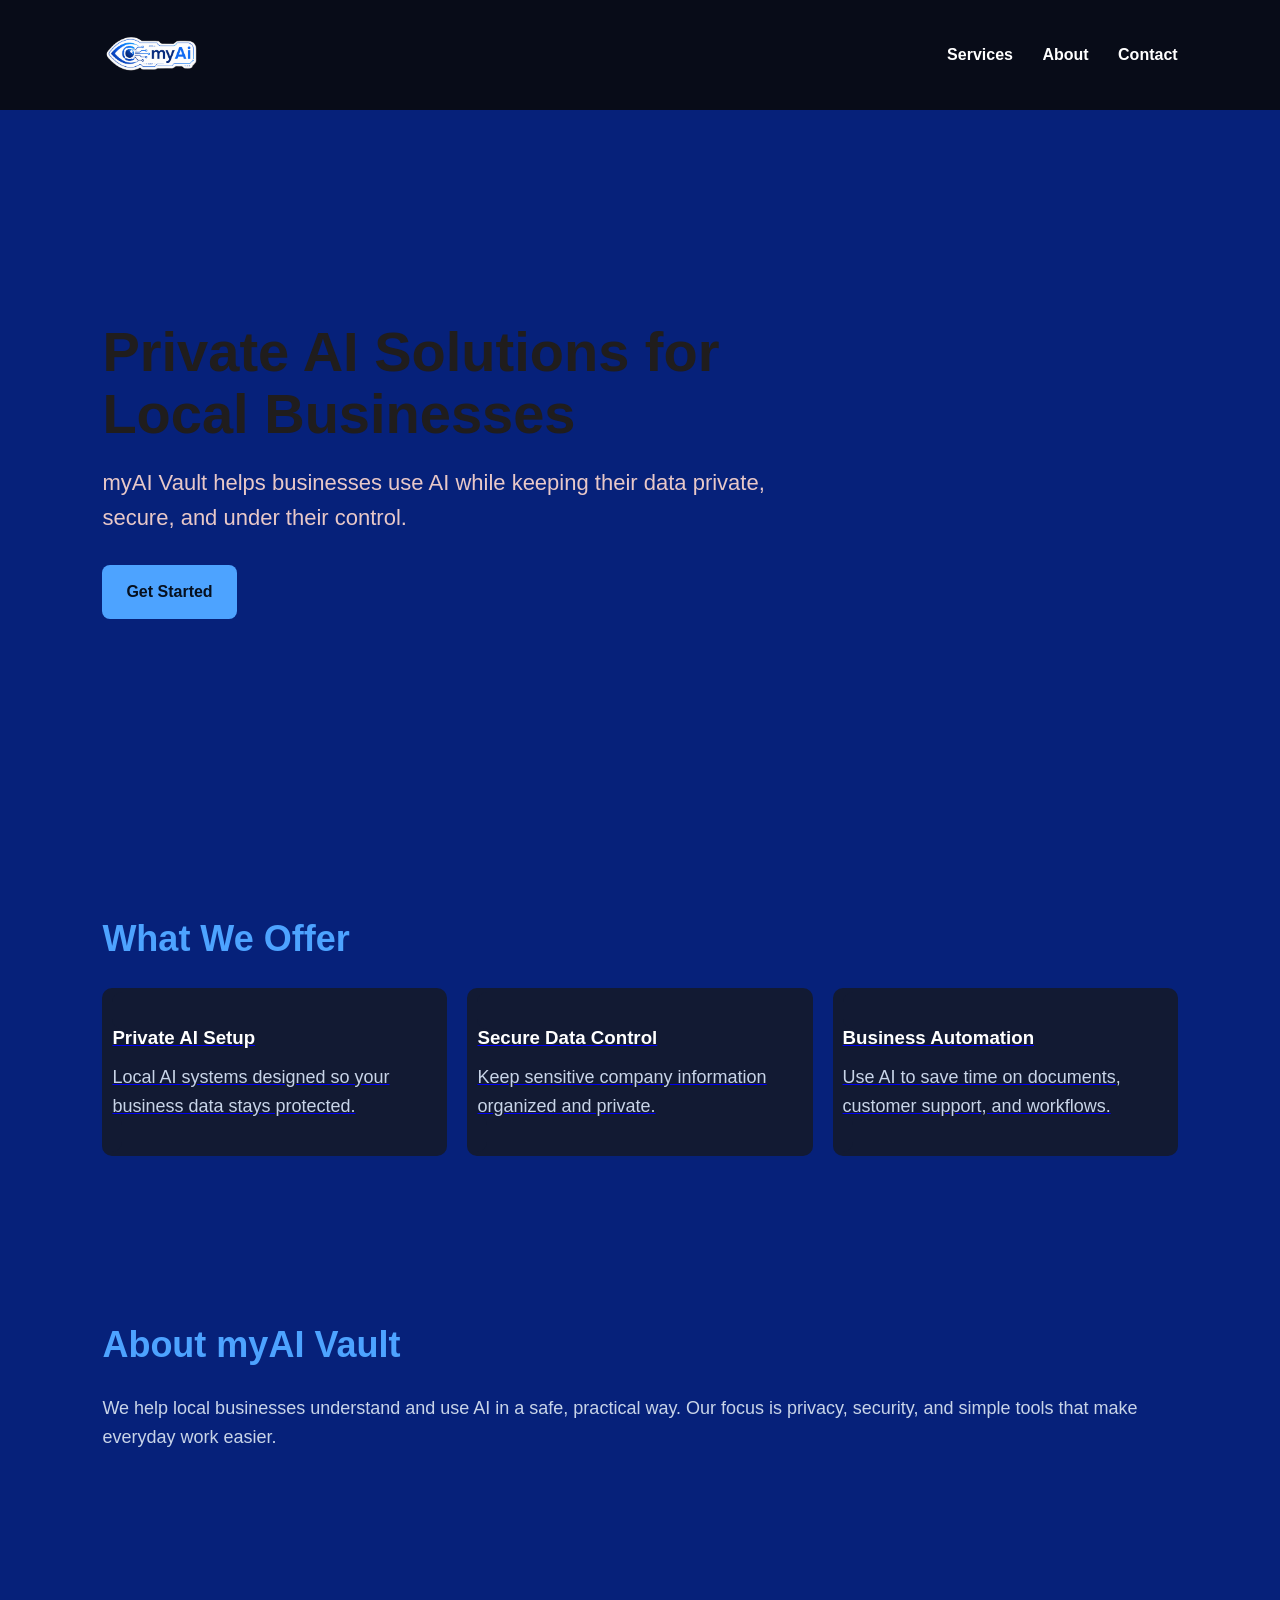
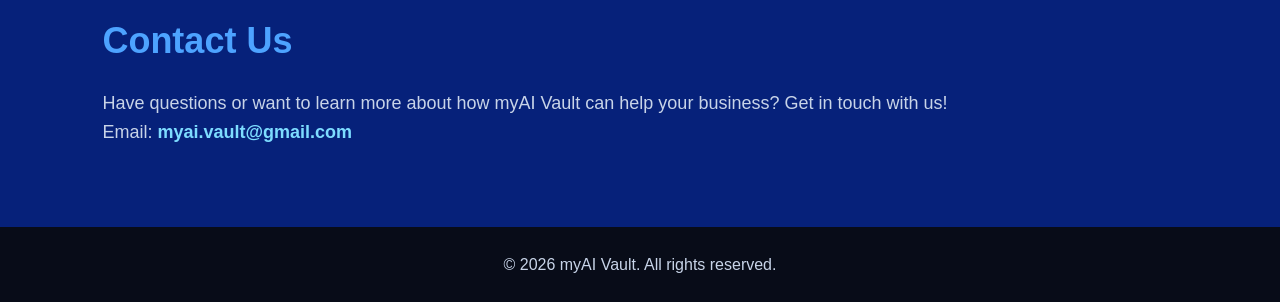
<file: index.html>
<!DOCTYPE html>
<html lang="en">
  <head>
    <meta charset="UTF-8" />
    <meta name="viewport" content="width=device-width, initial-scale=1.0" />
    <title>myAI Vault</title>
    <link rel="stylesheet" href="style.css" />
  </head>

  <body>
    <header>
        <div class="logo-area">
          <img src="images/logo.png/Image 2 Jun 21, 2026, 12_37_47 PM.png" alt="myAI logo" />
        </div>
      

      <nav>
        <a href="#services">Services</a>
        <a href="#about">About</a>
        <a href="#contact">Contact</a>
      </nav>
    </header>

    <section class="hero">
      <h1>Private AI Solutions for Local Businesses</h1>
      <p>
        myAI Vault helps businesses use AI while keeping their data private,
        secure, and under their control.
      </p>
      <a href="#contact" class="button">Get Started</a>
    </section>


    <section id="services" class="section">
      <h2>What We Offer</h2>

      <div class="cards">
        <div class="card">
          <a href="Private_AI_Solutions.html" class="card card-button">
            <h3>Private AI Setup</h3>
            <p>Local AI systems designed so your business data stays protected.</p>
          </a>
        </div>

        <div class="card">
         <a href="Secure_Data_Control.html" class="card card-button">
            <h3>Secure Data Control</h3>
            <p>Keep sensitive company information organized and private.</p>
          </a>
        </div>
        
        <div class="card">
          <a href="Business_Automation.html" class="card card-button">
            <h3>Business Automation</h3>
            <p>Use AI to save time on documents, customer support, and workflows.</p>
          </a>
      </div>
      </div>
    </section>

    <section id="about" class="section">
      <h2>About myAI Vault</h2>
      <p>
        We help local businesses understand and use AI in a safe, practical way.
        Our focus is privacy, security, and simple tools that make everyday work
        easier.
      </p>
    </section>

    <section id="contact" class="section">
      <h2>Contact Us</h2>
      <p>
        Have questions or want to learn more about how myAI Vault can help your
        business? Get in touch with us!
      </p>

      <p>
        Email:
        <a href="mailto:myai.vault@gmail.com">myai.vault@gmail.com</a>
      </p>
    </section>

    <footer>
      <p>&copy; 2026 myAI Vault. All rights reserved.</p>
    </footer>
  </body>
</html>
</file>
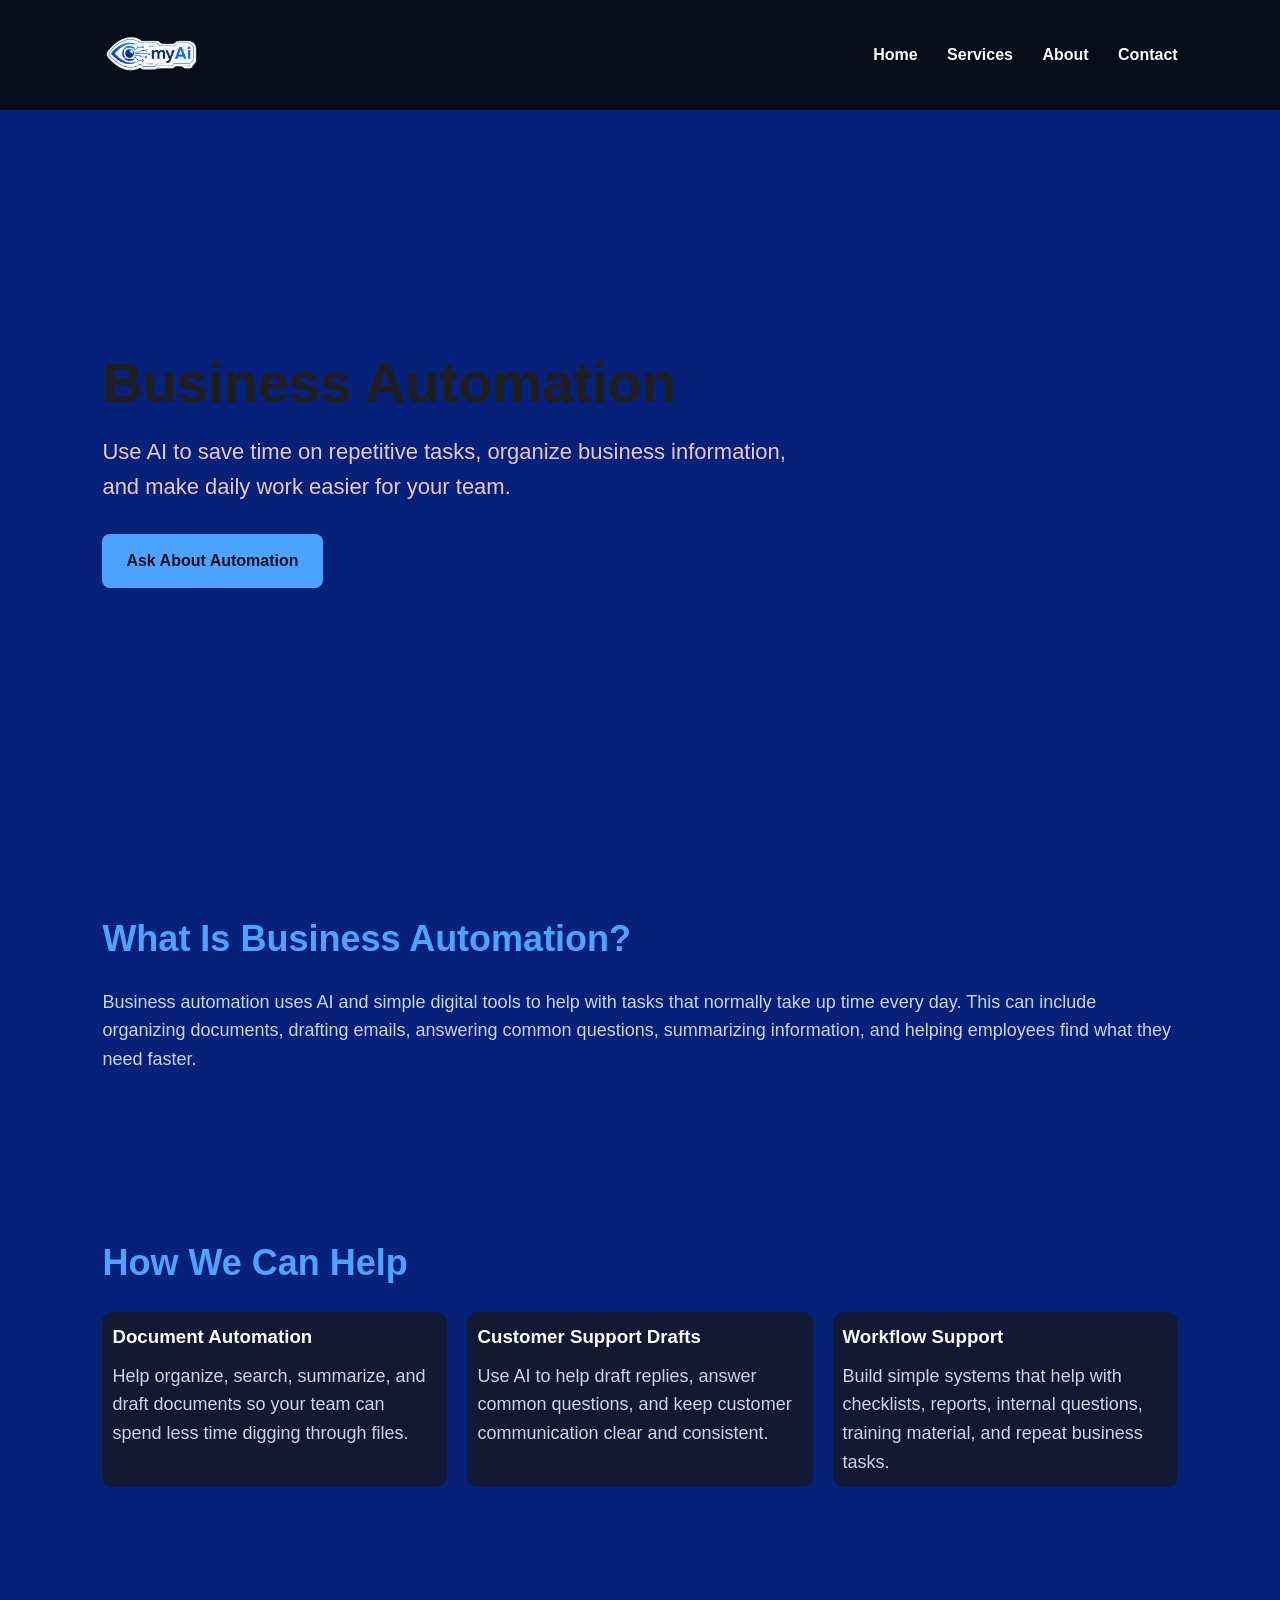
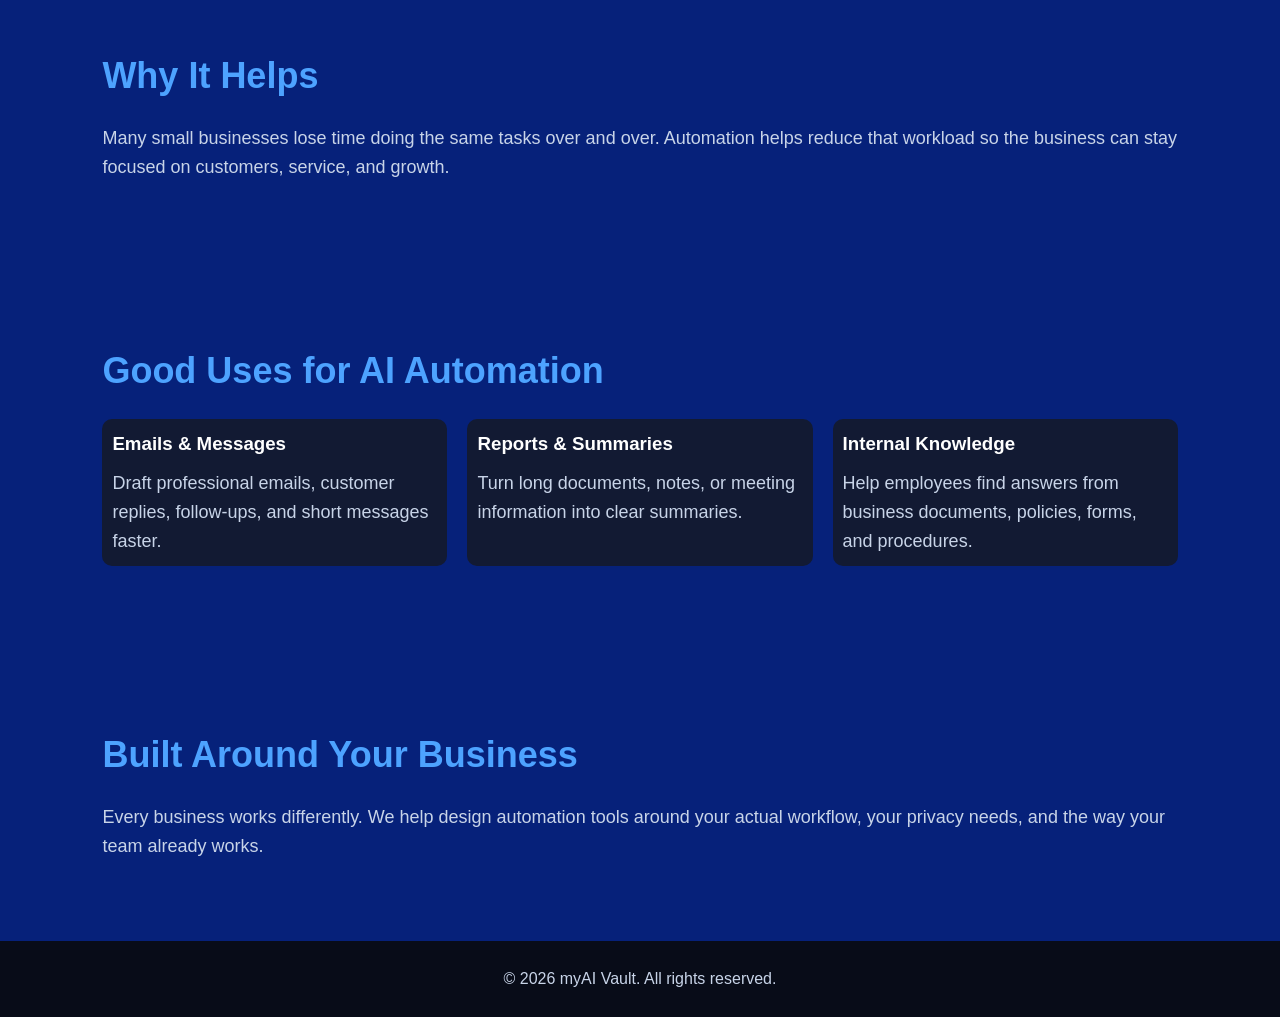
<file: Buisness_Automation.html>
<!DOCTYPE html>
<html lang="en">
  <head>
    <meta charset="UTF-8" />
    <meta name="viewport" content="width=device-width, initial-scale=1.0" />
    <title>Business Automation | myAI Vault</title>
    <link rel="stylesheet" href="style.css" />
  </head>

  <body>
    <header>
      <div class="logo-area">
        <img
          src="images/logo.png/Image 2 Jun 21, 2026, 12_37_47 PM.png"
          alt="myAI logo"
        />
      </div>

      <nav>
        <a href="index.html">Home</a>
        <a href="index.html#services">Services</a>
        <a href="index.html#about">About</a>
        <a href="index.html#contact">Contact</a>
      </nav>
    </header>

    <section class="hero">
      <h1>Business Automation</h1>
      <p>
        Use AI to save time on repetitive tasks, organize business information,
        and make daily work easier for your team.
      </p>
      <a href="index.html#contact" class="button">Ask About Automation</a>
    </section>

    <section class="section">
      <h2>What Is Business Automation?</h2>
      <p>
        Business automation uses AI and simple digital tools to help with tasks
        that normally take up time every day. This can include organizing
        documents, drafting emails, answering common questions, summarizing
        information, and helping employees find what they need faster.
      </p>
    </section>

    <section class="section">
      <h2>How We Can Help</h2>

      <div class="cards">
        <div class="card">
          <h3>Document Automation</h3>
          <p>
            Help organize, search, summarize, and draft documents so your team
            can spend less time digging through files.
          </p>
        </div>

        <div class="card">
          <h3>Customer Support Drafts</h3>
          <p>
            Use AI to help draft replies, answer common questions, and keep
            customer communication clear and consistent.
          </p>
        </div>

        <div class="card">
          <h3>Workflow Support</h3>
          <p>
            Build simple systems that help with checklists, reports, internal
            questions, training material, and repeat business tasks.
          </p>
        </div>
      </div>
    </section>

    <section class="section">
      <h2>Why It Helps</h2>
      <p>
        Many small businesses lose time doing the same tasks over and over.
        Automation helps reduce that workload so the business can stay focused
        on customers, service, and growth.
      </p>
    </section>

    <section class="section">
      <h2>Good Uses for AI Automation</h2>

      <div class="cards">
        <div class="card">
          <h3>Emails & Messages</h3>
          <p>
            Draft professional emails, customer replies, follow-ups, and short
            messages faster.
          </p>
        </div>

        <div class="card">
          <h3>Reports & Summaries</h3>
          <p>
            Turn long documents, notes, or meeting information into clear
            summaries.
          </p>
        </div>

        <div class="card">
          <h3>Internal Knowledge</h3>
          <p>
            Help employees find answers from business documents, policies,
            forms, and procedures.
          </p>
        </div>
      </div>
    </section>

    <section class="section">
      <h2>Built Around Your Business</h2>
      <p>
        Every business works differently. We help design automation tools around
        your actual workflow, your privacy needs, and the way your team already
        works.
      </p>
    </section>

    <footer>
      <p>&copy; 2026 myAI Vault. All rights reserved.</p>
    </footer>
  </body>
</html>
</file>
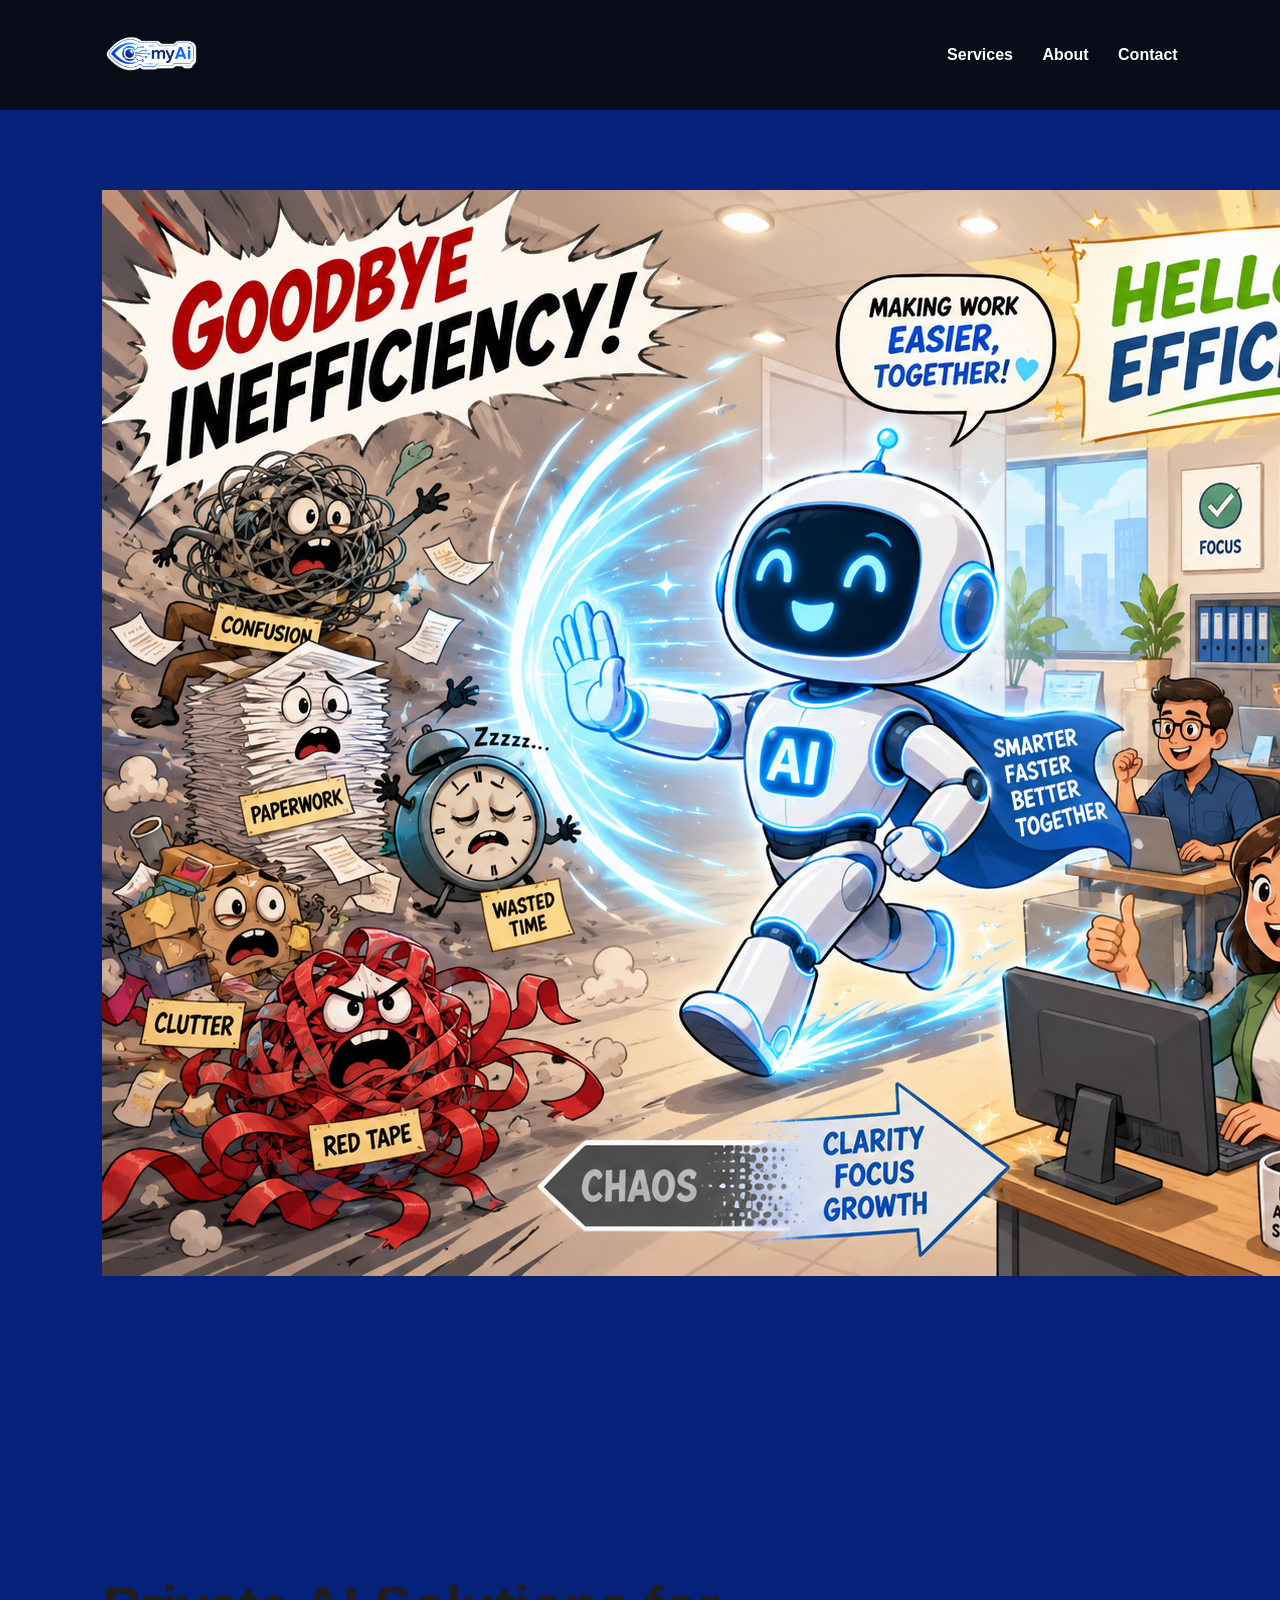
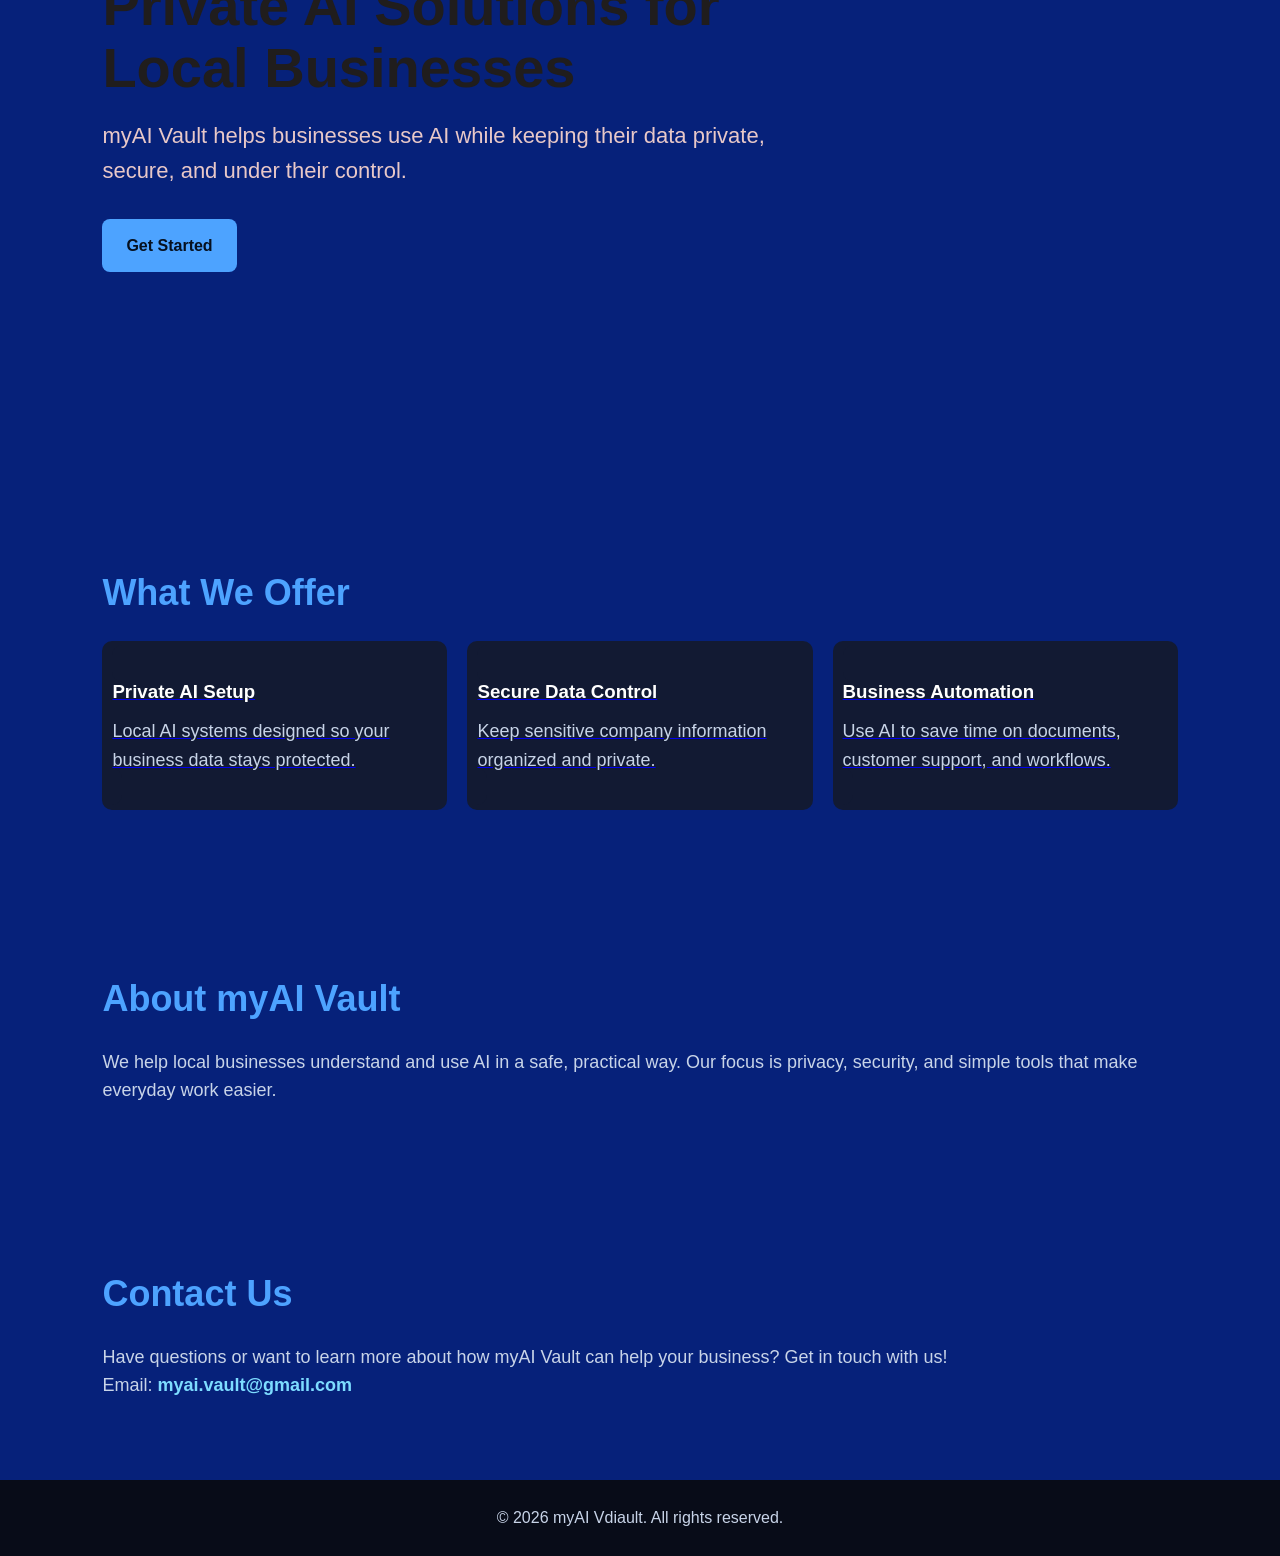
<file: old_index_backup.html>
<!DOCTYPE html>
<html lang="en">
  <head>
    <meta charset="UTF-8" />
    <meta name="viewport" content="width=device-width, initial-scale=1.0" />
    <title>myAI Vault</title>
    <link rel="stylesheet" href="style.css" />
  </head>

  <body>
    <header>
        <div class="logo-area">
          <img src="images/logo.png/Image 2 Jun 21, 2026, 12_37_47 PM.png" alt="myAI logo" />
        </div>
        
        <nav>
          <a href="#services">Services</a>
          <a href="#about">About</a>
          <a href="#contact">Contact</a>
        </nav>
    </header>

    <section id="gallery" class="section">
      <div class="image-gallery">
        <img
         src="images/WebPics/ai chasing away inafiency given form.png.png"
         alt="Cartoon AI chasing away inefficiency"
       />
     </div>
    </section>

    <section class="hero">
      <h1>Private AI Solutions for Local Businesses</h1>
      <p>
        myAI Vault helps businesses use AI while keeping their data private,
        secure, and under their control.
      </p>
      <a href="#contact" class="button">Get Started</a>
    </section>
    


    <section id="services" class="section">
      <h2>What We Offer</h2>

      <div class="cards">
        <div class="card">
          <a href="Private_AI_Solutions.html" class="card card-button">
            <h3>Private AI Setup</h3>
            <p>Local AI systems designed so your business data stays protected.</p>
          </a>
        </div>

        <div class="card">
         <a href="Secure_Data_Control.html" class="card card-button">
            <h3>Secure Data Control</h3>
            <p>Keep sensitive company information organized and private.</p>
          </a>
        </div>
        
        <div class="card">
          <a href="Business_Automation.html" class="card card-button">
            <h3>Business Automation</h3>
            <p>Use AI to save time on documents, customer support, and workflows.</p>
          </a>
      </div>
      </div>
    </section>

    <section id="about" class="section">
      <h2>About myAI Vault</h2>
      <p>
        We help local businesses understand and use AI in a safe, practical way.
        Our focus is privacy, security, and simple tools that make everyday work
        easier.
      </p>
    </section>

    <section id="contact" class="section">
      <h2>Contact Us</h2>
      <p>
        Have questions or want to learn more about how myAI Vault can help your
        business? Get in touch with us!
      </p>

      <p>
        Email:
        <a href="mailto:myai.vault@gmail.com">myai.vault@gmail.com</a>
      </p>
    </section>

    <footer>
      <p>&copy; 2026 myAI Vdiault. All rights reserved.</p>
    </footer>
  </body>
</html>
</file>
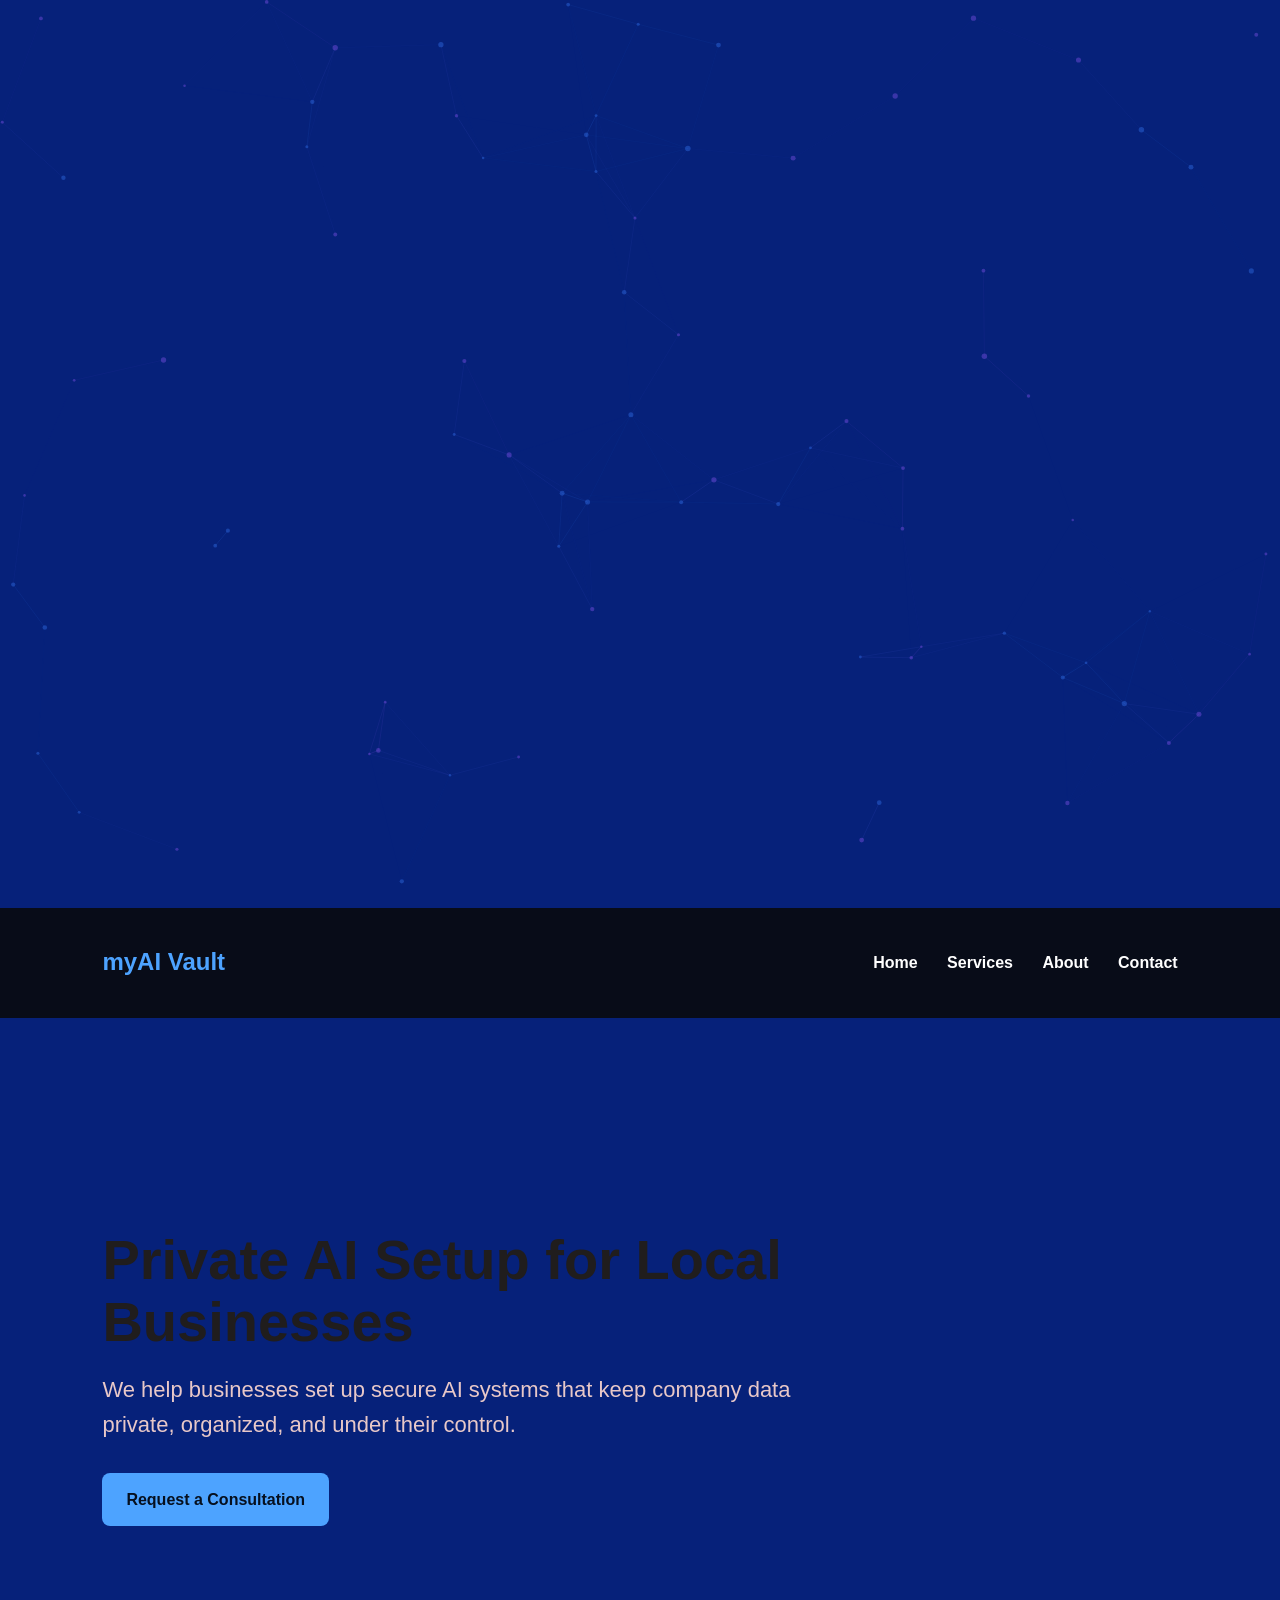
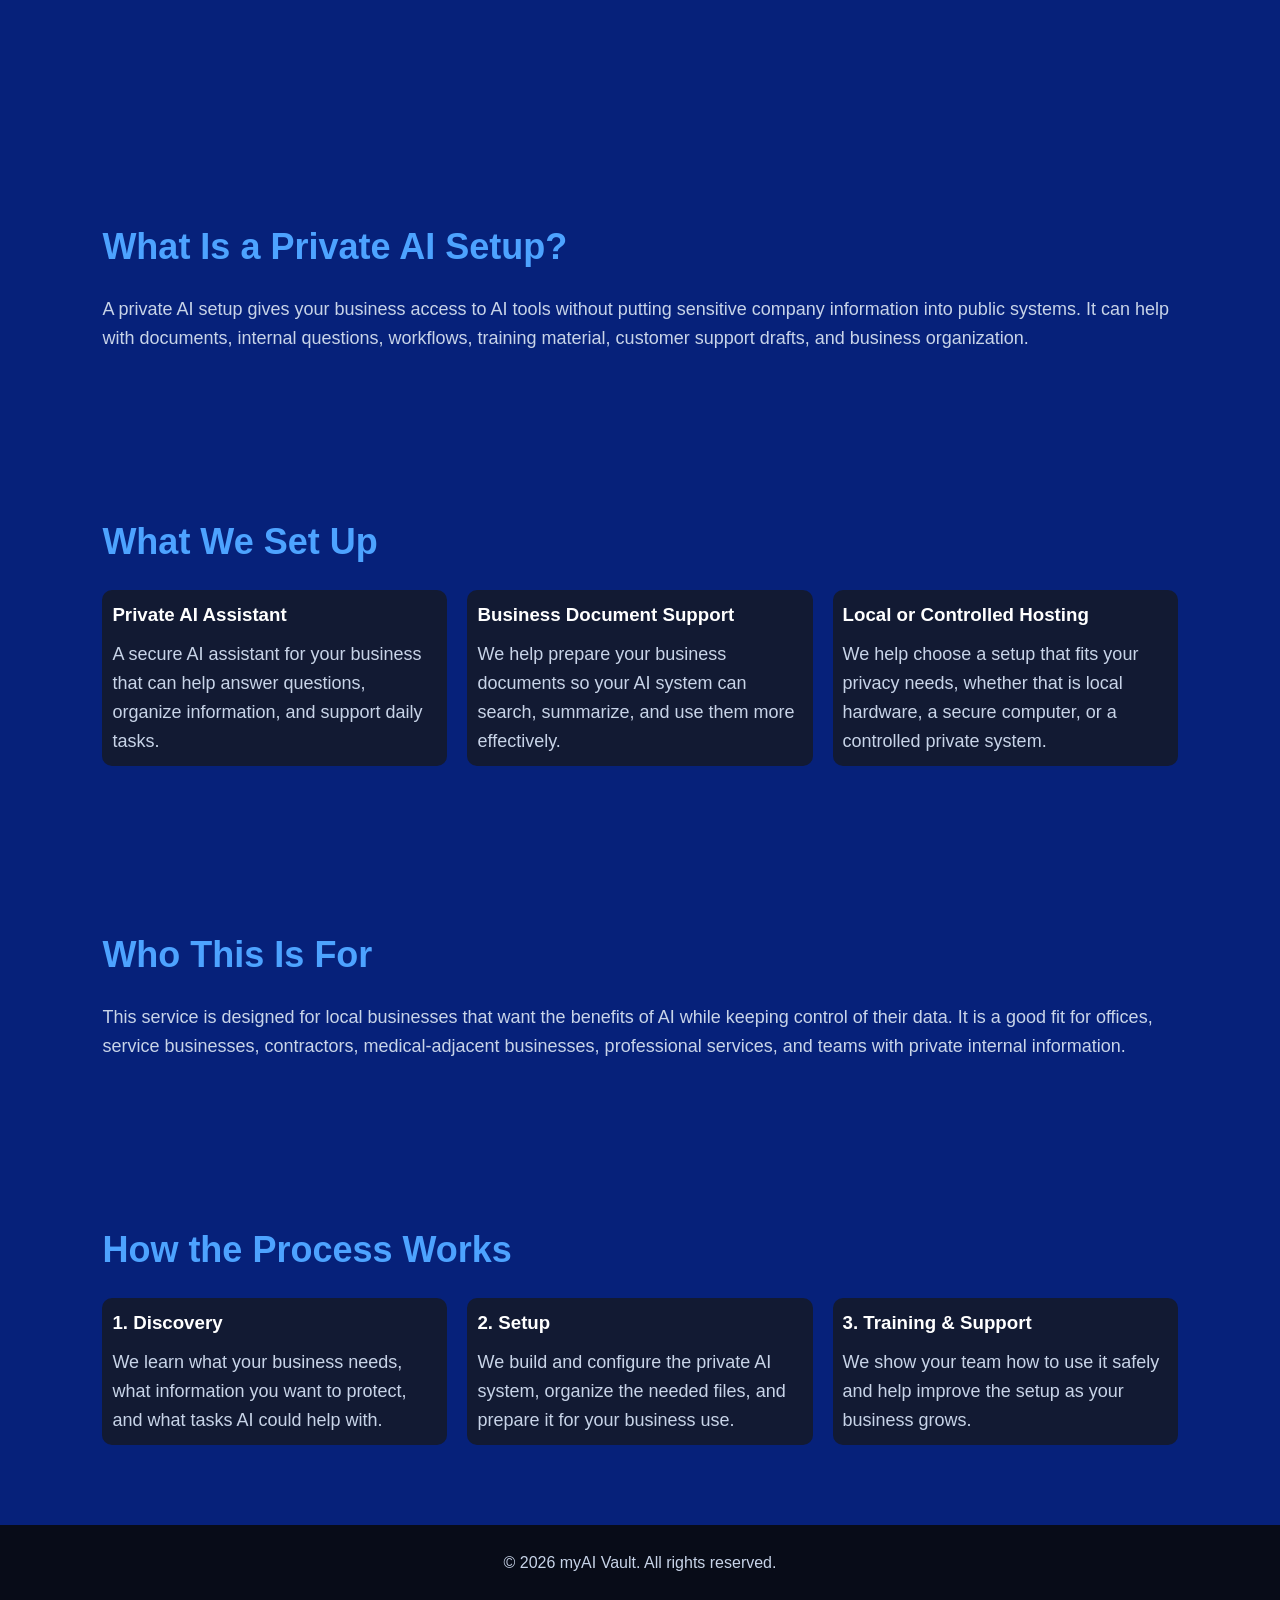
<file: Private_AI_Solutions.html>
<!DOCTYPE html>
<html lang="en">
  <head>
    <meta charset="UTF-8" />
    <meta name="viewport" content="width=device-width, initial-scale=1.0" />
    <title>Private AI Setup | myAI Vault</title>
    <link rel="stylesheet" href="style.css" />
  </head>

  <body>
    <canvas
     id="c">
    </canvas>

    <header>
      <h2 class="logo">myAI Vault</h2>

      <nav>
        <a href="index.html">Home</a>
        <a href="index.html#services">Services</a>
        <a href="index.html#about">About</a>
        <a href="index.html#contact">Contact</a>
      </nav>
    </header>

    <section class="hero">
      <h1>Private AI Setup for Local Businesses</h1>
      <p>
        We help businesses set up secure AI systems that keep company data
        private, organized, and under their control.
      </p>
      <a href="index.html#contact" class="button">Request a Consultation</a>
    </section>

    <section class="section">
      <h2>What Is a Private AI Setup?</h2>
      <p>
        A private AI setup gives your business access to AI tools without
        putting sensitive company information into public systems. It can help
        with documents, internal questions, workflows, training material,
        customer support drafts, and business organization.
      </p>
    </section>

    <section class="section">
      <h2>What We Set Up</h2>

      <div class="cards">
        <div class="card">
          <h3>Private AI Assistant</h3>
          <p>
            A secure AI assistant for your business that can help answer
            questions, organize information, and support daily tasks.
          </p>
        </div>

        <div class="card">
          <h3>Business Document Support</h3>
          <p>
            We help prepare your business documents so your AI system can
            search, summarize, and use them more effectively.
          </p>
        </div>

        <div class="card">
          <h3>Local or Controlled Hosting</h3>
          <p>
            We help choose a setup that fits your privacy needs, whether that is
            local hardware, a secure computer, or a controlled private system.
          </p>
        </div>
      </div>
    </section>

    <section class="section">
      <h2>Who This Is For</h2>
      <p>
        This service is designed for local businesses that want the benefits of
        AI while keeping control of their data. It is a good fit for offices,
        service businesses, contractors, medical-adjacent businesses,
        professional services, and teams with private internal information.
      </p>
    </section>

    <section class="section">
      <h2>How the Process Works</h2>

      <div class="cards">
        <div class="card">
          <h3>1. Discovery</h3>
          <p>
            We learn what your business needs, what information you want to
            protect, and what tasks AI could help with.
          </p>
        </div>

        <div class="card">
          <h3>2. Setup</h3>
          <p>
            We build and configure the private AI system, organize the needed
            files, and prepare it for your business use.
          </p>
        </div>

        <div class="card">
          <h3>3. Training & Support</h3>
          <p>
            We show your team how to use it safely and help improve the setup as
            your business grows.
          </p>
        </div>
      </div>
    </section>

    <footer>
      <p>© 2026 myAI Vault. All rights reserved.</p>
    </footer>
    <script
      src="particles.js">
    </script>
  </body>
</html>
</file>
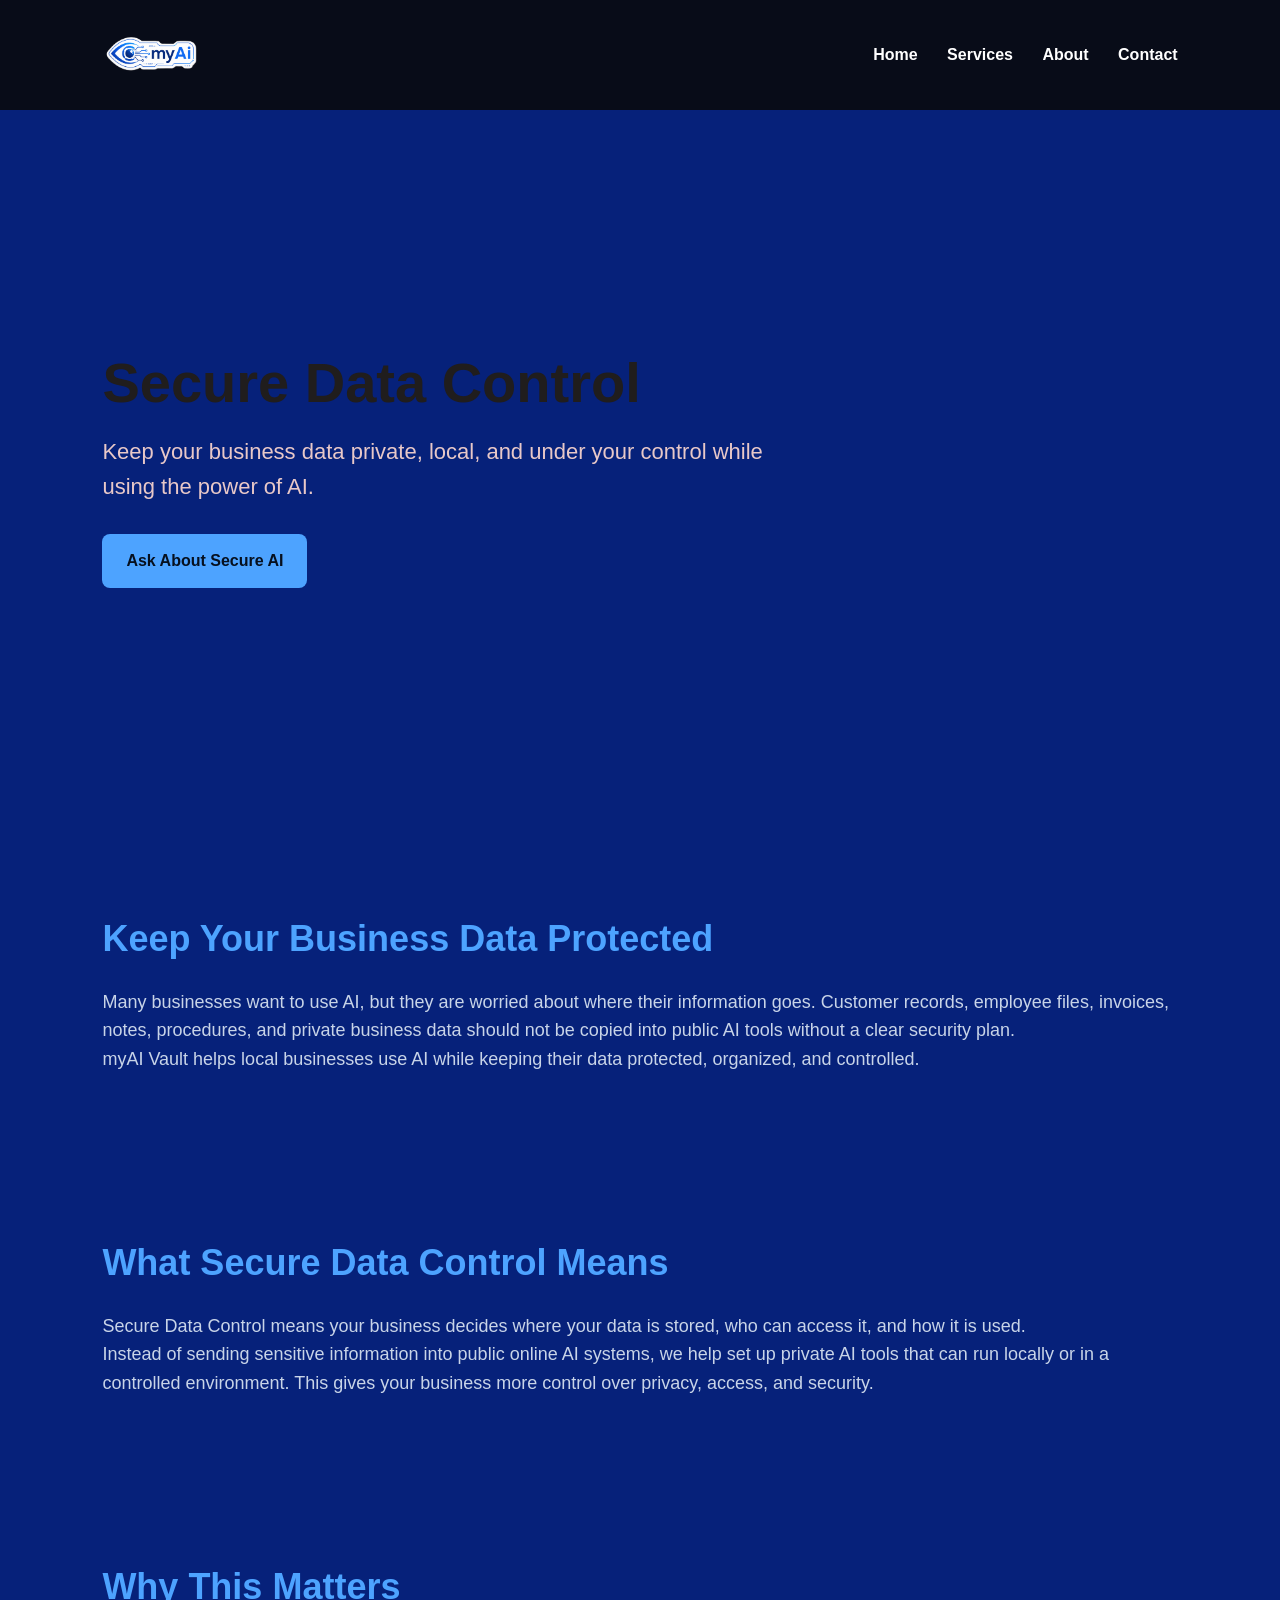
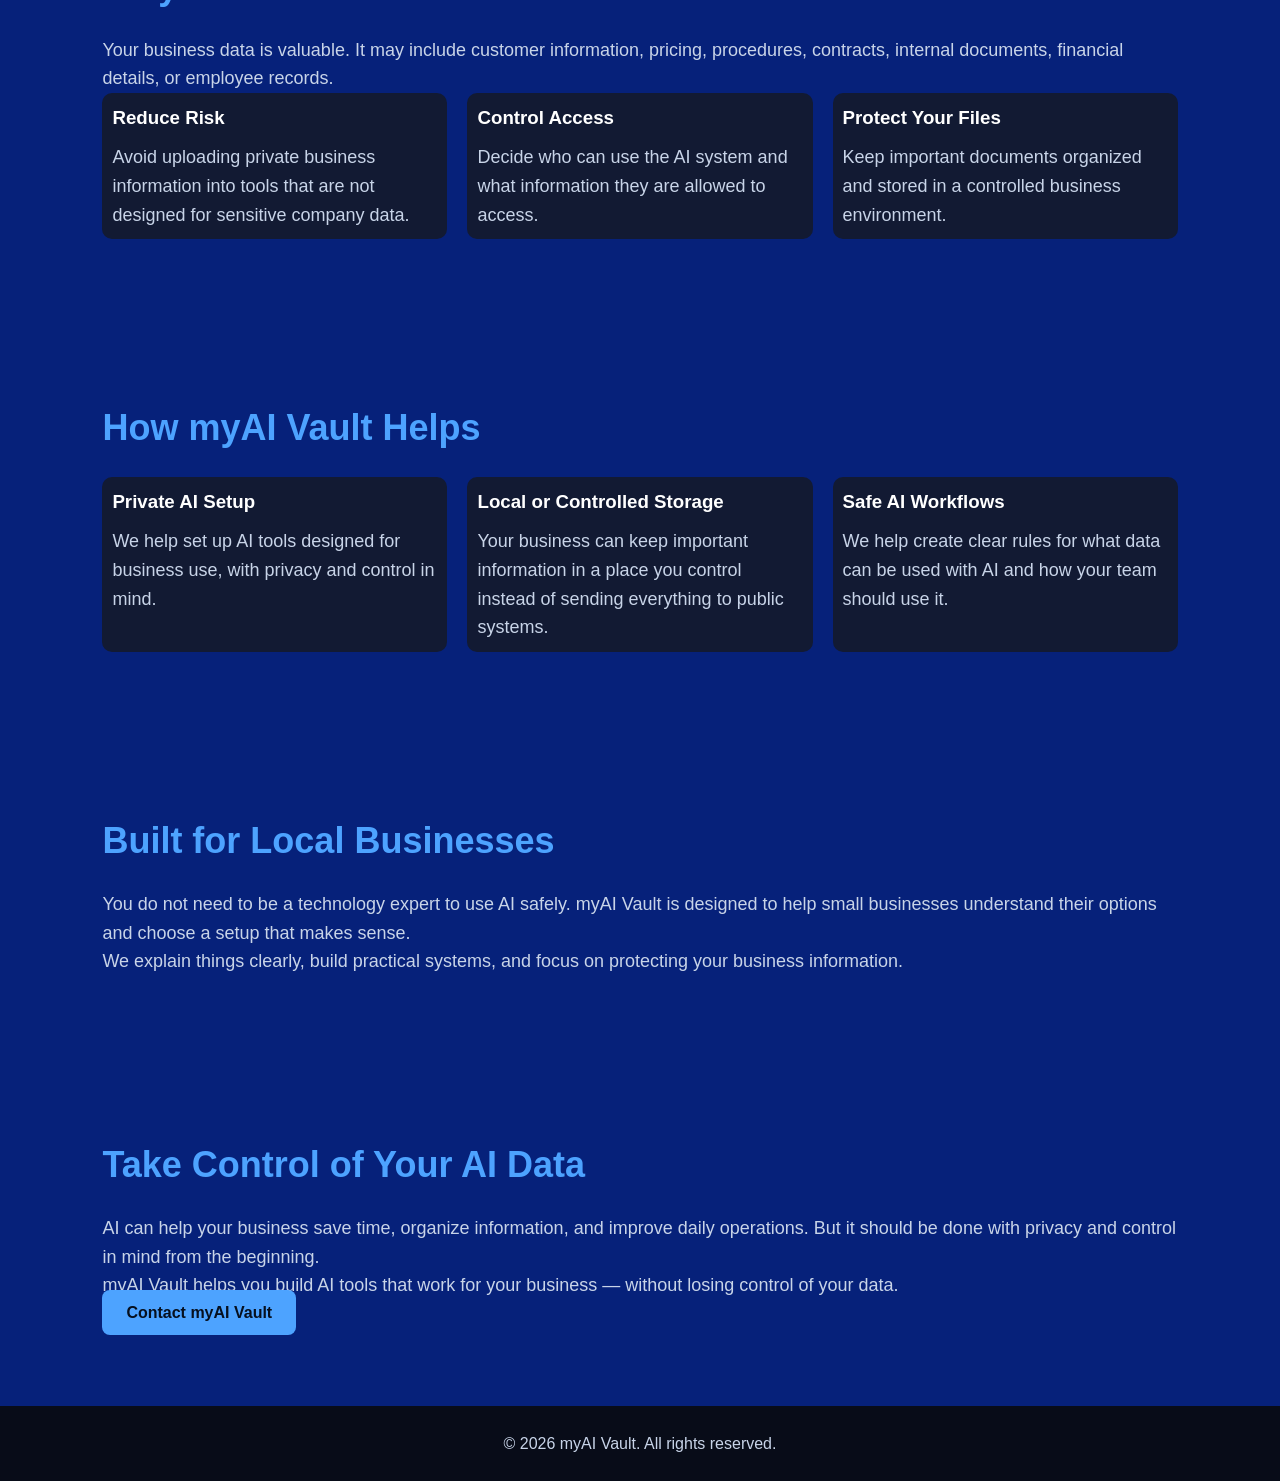
<file: Secure_Data_Control.html>
<!DOCTYPE html>
<html lang="en">
  <head>
    <meta charset="UTF-8" />
    <meta name="viewport" content="width=device-width, initial-scale=1.0" />
    <title>Secure Data Control | myAI Vault</title>
    <link rel="stylesheet" href="style.css" />
  </head>

  <body>
    <header>
        <div class="logo-area">
          <img src="images/logo.png/Image 2 Jun 21, 2026, 12_37_47 PM.png" alt="myAI logo" />
        </div>
        
      <nav>
        <a href="index.html">Home</a>
        <a href="index.html#services">Services</a>
        <a href="index.html#about">About</a>
        <a href="index.html#contact">Contact</a>
      </nav>
    </header>

    <section class="hero">
      <h1>Secure Data Control</h1>
      <p>
        Keep your business data private, local, and under your control while
        using the power of AI.
      </p>
      <a href="index.html#contact" class="button">Ask About Secure AI</a>
    </section>

    <section class="section">
      <h2>Keep Your Business Data Protected</h2>
      <p>
        Many businesses want to use AI, but they are worried about where their
        information goes. Customer records, employee files, invoices, notes,
        procedures, and private business data should not be copied into public
        AI tools without a clear security plan.
      </p>

      <p>
        myAI Vault helps local businesses use AI while keeping their data
        protected, organized, and controlled.
      </p>
    </section>

    <section class="section">
      <h2>What Secure Data Control Means</h2>
      <p>
        Secure Data Control means your business decides where your data is
        stored, who can access it, and how it is used.
      </p>

      <p>
        Instead of sending sensitive information into public online AI systems,
        we help set up private AI tools that can run locally or in a controlled
        environment. This gives your business more control over privacy, access,
        and security.
      </p>
    </section>

    <section class="section">
      <h2>Why This Matters</h2>
      <p>
        Your business data is valuable. It may include customer information,
        pricing, procedures, contracts, internal documents, financial details, or
        employee records.
      </p>

      <div class="cards">
        <div class="card">
          <h3>Reduce Risk</h3>
          <p>
            Avoid uploading private business information into tools that are not
            designed for sensitive company data.
          </p>
        </div>

        <div class="card">
          <h3>Control Access</h3>
          <p>
            Decide who can use the AI system and what information they are
            allowed to access.
          </p>
        </div>

        <div class="card">
          <h3>Protect Your Files</h3>
          <p>
            Keep important documents organized and stored in a controlled
            business environment.
          </p>
        </div>
      </div>
    </section>

    <section class="section">
      <h2>How myAI Vault Helps</h2>

      <div class="cards">
        <div class="card">
          <h3>Private AI Setup</h3>
          <p>
            We help set up AI tools designed for business use, with privacy and
            control in mind.
          </p>
        </div>

        <div class="card">
          <h3>Local or Controlled Storage</h3>
          <p>
            Your business can keep important information in a place you control
            instead of sending everything to public systems.
          </p>
        </div>

        <div class="card">
          <h3>Safe AI Workflows</h3>
          <p>
            We help create clear rules for what data can be used with AI and how
            your team should use it.
          </p>
        </div>
      </div>
    </section>

    <section class="section">
      <h2>Built for Local Businesses</h2>
      <p>
        You do not need to be a technology expert to use AI safely. myAI Vault
        is designed to help small businesses understand their options and choose
        a setup that makes sense.
      </p>

      <p>
        We explain things clearly, build practical systems, and focus on
        protecting your business information.
      </p>
    </section>

    <section class="section">
      <h2>Take Control of Your AI Data</h2>
      <p>
        AI can help your business save time, organize information, and improve
        daily operations. But it should be done with privacy and control in mind
        from the beginning.
      </p>

      <p>
        myAI Vault helps you build AI tools that work for your business —
        without losing control of your data.
      </p>

      <a href="index.html#contact" class="button">Contact myAI Vault</a>
    </section>

    <footer>
      <p>&copy; 2026 myAI Vault. All rights reserved.</p>
    </footer>
  </body>
</html>
</file>
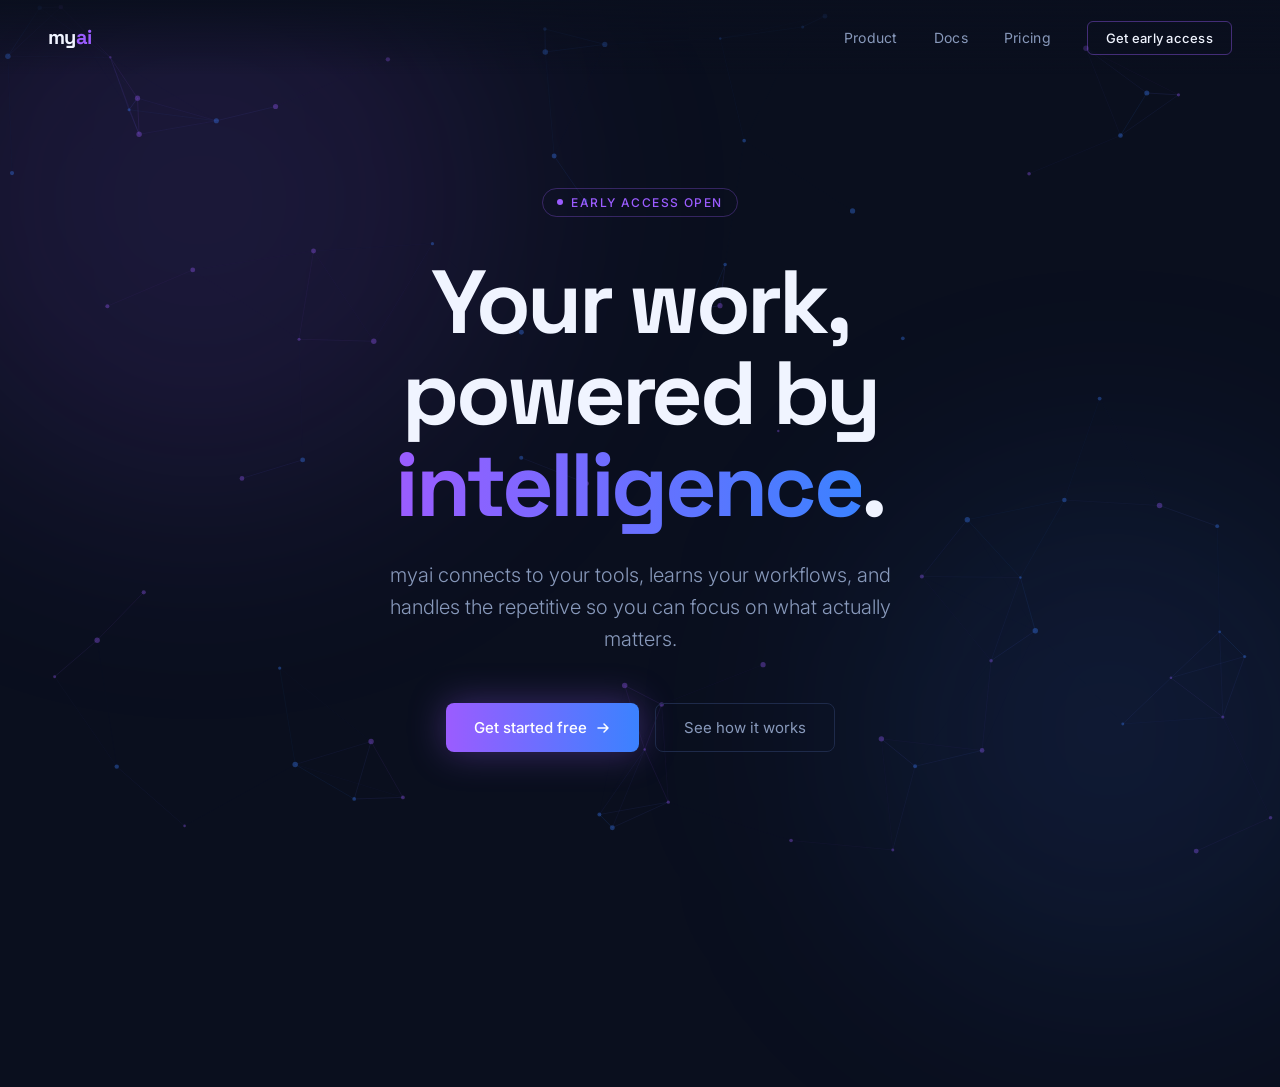
<file: new HTML/myai-hero.html>
<!DOCTYPE html>
<html lang="en">
<head>
<meta charset="UTF-8">
<meta name="viewport" content="width=device-width, initial-scale=1.0">
<title>myai — Think faster.</title>
<style>
  @import url('https://fonts.googleapis.com/css2?family=Inter:wght@300;400;500;600&family=Space+Grotesk:wght@400;500;700&display=swap');

  *, *::before, *::after { box-sizing: border-box; margin: 0; padding: 0; }

  :root {
    --navy:   #0A0F1E;
    --slate:  #1E2A4A;
    --blue:   #3B82FF;
    --purple: #9B5CFF;
    --blue-dim: rgba(59,130,255,0.15);
    --purple-dim: rgba(155,92,255,0.15);
    --white:  #F0F4FF;
    --muted:  #8899BB;
  }

  html, body {
    width: 100%; height: 100%;
    background: var(--navy);
    color: var(--white);
    font-family: 'Inter', sans-serif;
    overflow-x: hidden;
  }

  /* ── AMBIENT GLOW ── */
  body::before, body::after {
    content: '';
    position: fixed;
    border-radius: 50%;
    filter: blur(120px);
    pointer-events: none;
    z-index: 0;
  }
  body::before {
    width: 600px; height: 600px;
    background: rgba(155,92,255,0.12);
    top: -100px; left: -100px;
  }
  body::after {
    width: 500px; height: 500px;
    background: rgba(59,130,255,0.10);
    bottom: -80px; right: -80px;
  }

  /* ── NAV ── */
  nav {
    position: fixed; top: 0; left: 0; right: 0; z-index: 100;
    display: flex; align-items: center; justify-content: space-between;
    padding: 24px 48px;
    background: linear-gradient(to bottom, rgba(10,15,30,0.95) 0%, transparent 100%);
  }
  .logo {
    font-family: 'Space Grotesk', sans-serif;
    font-size: 20px; font-weight: 700;
    letter-spacing: -0.03em;
  }
  .logo span { color: var(--purple); }
  nav ul {
    list-style: none; display: flex; gap: 36px;
  }
  nav ul a {
    color: var(--muted); text-decoration: none;
    font-size: 14px; font-weight: 400; letter-spacing: 0.02em;
    transition: color 0.2s;
  }
  nav ul a:hover { color: var(--white); }
  .nav-cta {
    font-size: 13px; font-weight: 500;
    color: var(--white) !important;
    border: 1px solid rgba(155,92,255,0.4);
    padding: 8px 18px; border-radius: 6px;
    transition: border-color 0.2s, background 0.2s !important;
  }
  .nav-cta:hover {
    border-color: var(--purple) !important;
    background: var(--purple-dim) !important;
  }

  /* ── CANVAS ── */
  canvas {
    position: fixed; top: 0; left: 0;
    width: 100%; height: 100%;
    pointer-events: none;
  }

  /* ── HERO ── */
  .hero {
    position: relative; z-index: 10;
    min-height: 100vh;
    display: flex; flex-direction: column;
    align-items: center; justify-content: center;
    text-align: center;
    padding: 120px 24px 80px;
  }

  .eyebrow {
    display: inline-flex; align-items: center; gap: 8px;
    font-size: 12px; font-weight: 500; letter-spacing: 0.12em;
    text-transform: uppercase; color: var(--purple);
    border: 1px solid rgba(155,92,255,0.3);
    padding: 6px 14px; border-radius: 100px;
    margin-bottom: 40px;
    opacity: 0; transform: translateY(12px);
    animation: fadeUp 0.7s ease 0.2s forwards;
  }
  .eyebrow::before {
    content: '';
    width: 6px; height: 6px; border-radius: 50%;
    background: var(--purple);
    animation: pulse 2s infinite;
  }

  h1 {
    font-family: 'Space Grotesk', sans-serif;
    font-size: clamp(48px, 7vw, 96px);
    font-weight: 700;
    line-height: 1.02;
    letter-spacing: -0.04em;
    max-width: 800px;
    opacity: 0; transform: translateY(16px);
    animation: fadeUp 0.8s ease 0.4s forwards;
  }
  h1 em {
    font-style: normal;
    background: linear-gradient(90deg, var(--purple) 0%, var(--blue) 100%);
    -webkit-background-clip: text;
    -webkit-text-fill-color: transparent;
    background-clip: text;
  }

  .sub {
    margin-top: 28px;
    font-size: clamp(16px, 2vw, 20px);
    font-weight: 300; color: var(--muted);
    line-height: 1.6; max-width: 520px;
    opacity: 0; transform: translateY(12px);
    animation: fadeUp 0.8s ease 0.6s forwards;
  }

  .actions {
    margin-top: 48px;
    display: flex; gap: 16px; flex-wrap: wrap; justify-content: center;
    opacity: 0; transform: translateY(12px);
    animation: fadeUp 0.8s ease 0.8s forwards;
  }
  .btn-primary {
    display: inline-flex; align-items: center; gap: 8px;
    background: linear-gradient(90deg, var(--purple) 0%, var(--blue) 100%);
    color: #fff;
    font-family: 'Inter', sans-serif;
    font-size: 15px; font-weight: 500;
    padding: 14px 28px; border-radius: 8px;
    text-decoration: none; border: none; cursor: pointer;
    transition: opacity 0.2s, transform 0.2s;
    box-shadow: 0 0 36px rgba(155,92,255,0.35);
  }
  .btn-primary:hover { opacity: 0.88; transform: translateY(-1px); }
  .btn-ghost {
    display: inline-flex; align-items: center; gap: 8px;
    background: transparent; color: var(--muted);
    font-family: 'Inter', sans-serif;
    font-size: 15px; font-weight: 400;
    padding: 14px 28px; border-radius: 8px;
    text-decoration: none; border: 1px solid var(--slate);
    cursor: pointer; transition: color 0.2s, border-color 0.2s;
  }
  .btn-ghost:hover { color: var(--white); border-color: var(--muted); }

  /* ── STAT ROW ── */
  .stats {
    position: relative; z-index: 10;
    display: flex; justify-content: center; gap: 64px; flex-wrap: wrap;
    padding: 60px 48px;
    border-top: 1px solid rgba(255,255,255,0.06);
    opacity: 0;
    animation: fadeUp 0.8s ease 1.1s forwards;
  }
  .stat { text-align: center; }
  .stat-num {
    font-family: 'Space Grotesk', sans-serif;
    font-size: 36px; font-weight: 700;
    letter-spacing: -0.03em;
    color: var(--white);
  }
  .stat-num span { color: var(--purple); }
  .stat-label {
    margin-top: 4px; font-size: 13px;
    color: var(--muted); font-weight: 400;
  }

  /* ── ANIMATIONS ── */
  @keyframes fadeUp {
    to { opacity: 1; transform: translateY(0); }
  }
  @keyframes pulse {
    0%, 100% { opacity: 1; transform: scale(1); }
    50%       { opacity: 0.4; transform: scale(0.75); }
  }

  @media (max-width: 600px) {
    nav { padding: 20px 24px; }
    nav ul { display: none; }
    .stats { gap: 32px; padding: 48px 24px; }
  }
</style>
</head>
<body>

<canvas id="c"></canvas>

<nav>
  <div class="logo">my<span>ai</span></div>
  <ul>
    <li><a href="#">Product</a></li>
    <li><a href="#">Docs</a></li>
    <li><a href="#">Pricing</a></li>
    <li><a href="#" class="nav-cta">Get early access</a></li>
  </ul>
</nav>

<section class="hero">
  <div class="eyebrow">Early access open</div>
  <h1>Your work,<br>powered by <em>intelligence</em>.</h1>
  <p class="sub">myai connects to your tools, learns your workflows, and handles the repetitive so you can focus on what actually matters.</p>
  <div class="actions">
    <a href="#" class="btn-primary">
      Get started free
      <svg width="16" height="16" viewBox="0 0 16 16" fill="none"><path d="M3 8h10M9 4l4 4-4 4" stroke="currentColor" stroke-width="1.5" stroke-linecap="round" stroke-linejoin="round"/></svg>
    </a>
    <a href="#" class="btn-ghost">See how it works</a>
  </div>
</section>

<div class="stats">
  <div class="stat">
    <div class="stat-num">10<span>×</span></div>
    <div class="stat-label">faster than manual workflows</div>
  </div>
  <div class="stat">
    <div class="stat-num">3<span>min</span></div>
    <div class="stat-label">to connect your first tool</div>
  </div>
  <div class="stat">
    <div class="stat-num">100<span>%</span></div>
    <div class="stat-label">private — your data stays yours</div>
  </div>
</div>

<script>
const canvas = document.getElementById('c');
const ctx = canvas.getContext('2d');
let W, H, nodes = [], mouse = { x: -9999, y: -9999 };
const N = 80;
const BLUE   = [59, 130, 255];
const PURPLE = [155, 92, 255];

function resize() {
  W = canvas.width  = window.innerWidth;
  H = canvas.height = window.innerHeight;
}

function rand(a, b) { return a + Math.random() * (b - a); }

function init() {
  nodes = [];
  for (let i = 0; i < N; i++) {
    nodes.push({
      x: rand(0, W), y: rand(0, H),
      vx: rand(-0.25, 0.25), vy: rand(-0.25, 0.25),
      r: rand(1.2, 2.8),
      color: Math.random() < 0.5 ? BLUE : PURPLE,
    });
  }
}

function lerpColor(c1, c2, t) {
  return [
    Math.round(c1[0] + (c2[0]-c1[0])*t),
    Math.round(c1[1] + (c2[1]-c1[1])*t),
    Math.round(c1[2] + (c2[2]-c1[2])*t),
  ];
}

function draw() {
  ctx.clearRect(0, 0, W, H);

  // connections
  for (let i = 0; i < N; i++) {
    for (let j = i + 1; j < N; j++) {
      const dx = nodes[i].x - nodes[j].x;
      const dy = nodes[i].y - nodes[j].y;
      const d = Math.sqrt(dx*dx + dy*dy);
      if (d < 140) {
        const a = (1 - d / 140) * 0.18;
        const mid = lerpColor(nodes[i].color, nodes[j].color, 0.5);
        ctx.beginPath();
        ctx.strokeStyle = `rgba(${mid},${a})`;
        ctx.lineWidth = 0.8;
        ctx.moveTo(nodes[i].x, nodes[i].y);
        ctx.lineTo(nodes[j].x, nodes[j].y);
        ctx.stroke();
      }
    }
  }

  // nodes
  for (let i = 0; i < N; i++) {
    const n = nodes[i];
    const dx = n.x - mouse.x, dy = n.y - mouse.y;
    const dm = Math.sqrt(dx*dx + dy*dy);
    const glow = dm < 120 ? (1 - dm / 120) : 0;

    if (dm < 80 && dm > 0) {
      n.vx += (dx / dm) * 0.05;
      n.vy += (dy / dm) * 0.05;
    }

    ctx.beginPath();
    ctx.arc(n.x, n.y, n.r + glow * 1.5, 0, Math.PI * 2);
    ctx.fillStyle = `rgba(${n.color},${0.35 + glow * 0.5})`;
    ctx.fill();

    n.x += n.vx; n.y += n.vy;
    n.vx *= 0.99; n.vy *= 0.99;
    if (n.x < 0) n.x = W; if (n.x > W) n.x = 0;
    if (n.y < 0) n.y = H; if (n.y > H) n.y = 0;
  }

  requestAnimationFrame(draw);
}

window.addEventListener('resize', () => { resize(); init(); });
window.addEventListener('mousemove', e => { mouse.x = e.clientX; mouse.y = e.clientY; });

resize(); init(); draw();
</script>
</body>
</html>
</file>
<file: style.css>
* {
  margin: 0;
  padding: 0;
  box-sizing: border-box;
}

body {
  background-color: #06217a;
  color: rgb(32, 29, 29);
  font-family: Arial, sans-serif;
  line-height: 1.6;
}

header {
  height: 110px;  
  display: flex;
  justify-content: space-between;
  align-items: center;
  padding: 25px 8%;
  background-color: #080c18;
}

.logo {
  color: #4da3ff;
}

nav a {
  color: white;
  text-decoration: none;
  margin-left: 25px;
  font-weight: bold;
}

nav a:hover {
  color: #4da3ff;
}

.hero {
  min-height: 80vh;
  display: flex;
  flex-direction: column;
  justify-content: center;
  padding: 0 8%;
  max-width: 900px;
}

.hero h1 {
  font-size: 56px;
  line-height: 1.1;
  margin-bottom: 20px;
}

.hero p {
  font-size: 22px;
  color: #e8c8c8;
  margin-bottom: 30px;
}

.button {
  background-color: #4da3ff;
  color: #06101f;
  padding: 14px 24px;
  border-radius: 8px;
  text-decoration: none;
  font-weight: bold;
  width: fit-content;
}

.section {
  padding: 80px 8%;
}

.section h2 {
  font-size: 36px;
  color: #4da3ff;
  margin-bottom: 20px;
}

.cards {
  display: flex;
  gap: 20px;
  flex-wrap: wrap;
}

.card {
  background-color: #121a33;
  padding: 10px;
  border-radius: 10px;
  flex: 1;
  min-width: 250px;
}

.card h3 {
  color: white;
  margin-bottom: 10px;
}

.card p,
.section p {
  color: #c8d4e8;
  font-size: 18px;
}

footer {
  text-align: center;
  padding: 25px;
  background-color: #080c18;
  color: #c8d4e8;
}

.logo-area {
  display: flex;
  align-items: center;
  gap: 12px;
}

.logo-area img {
  width: 100px;
  height: auto;
  object-fit: contain;
}

.logo-area h2 {
  color: #4da3ff;
}

#contact a {
  color: #7ddcff;
  font-weight: bold;
  text-decoration: none;
}

#contact a:hover {
  color: white;
  text-decoration: underline;
}
</file>
